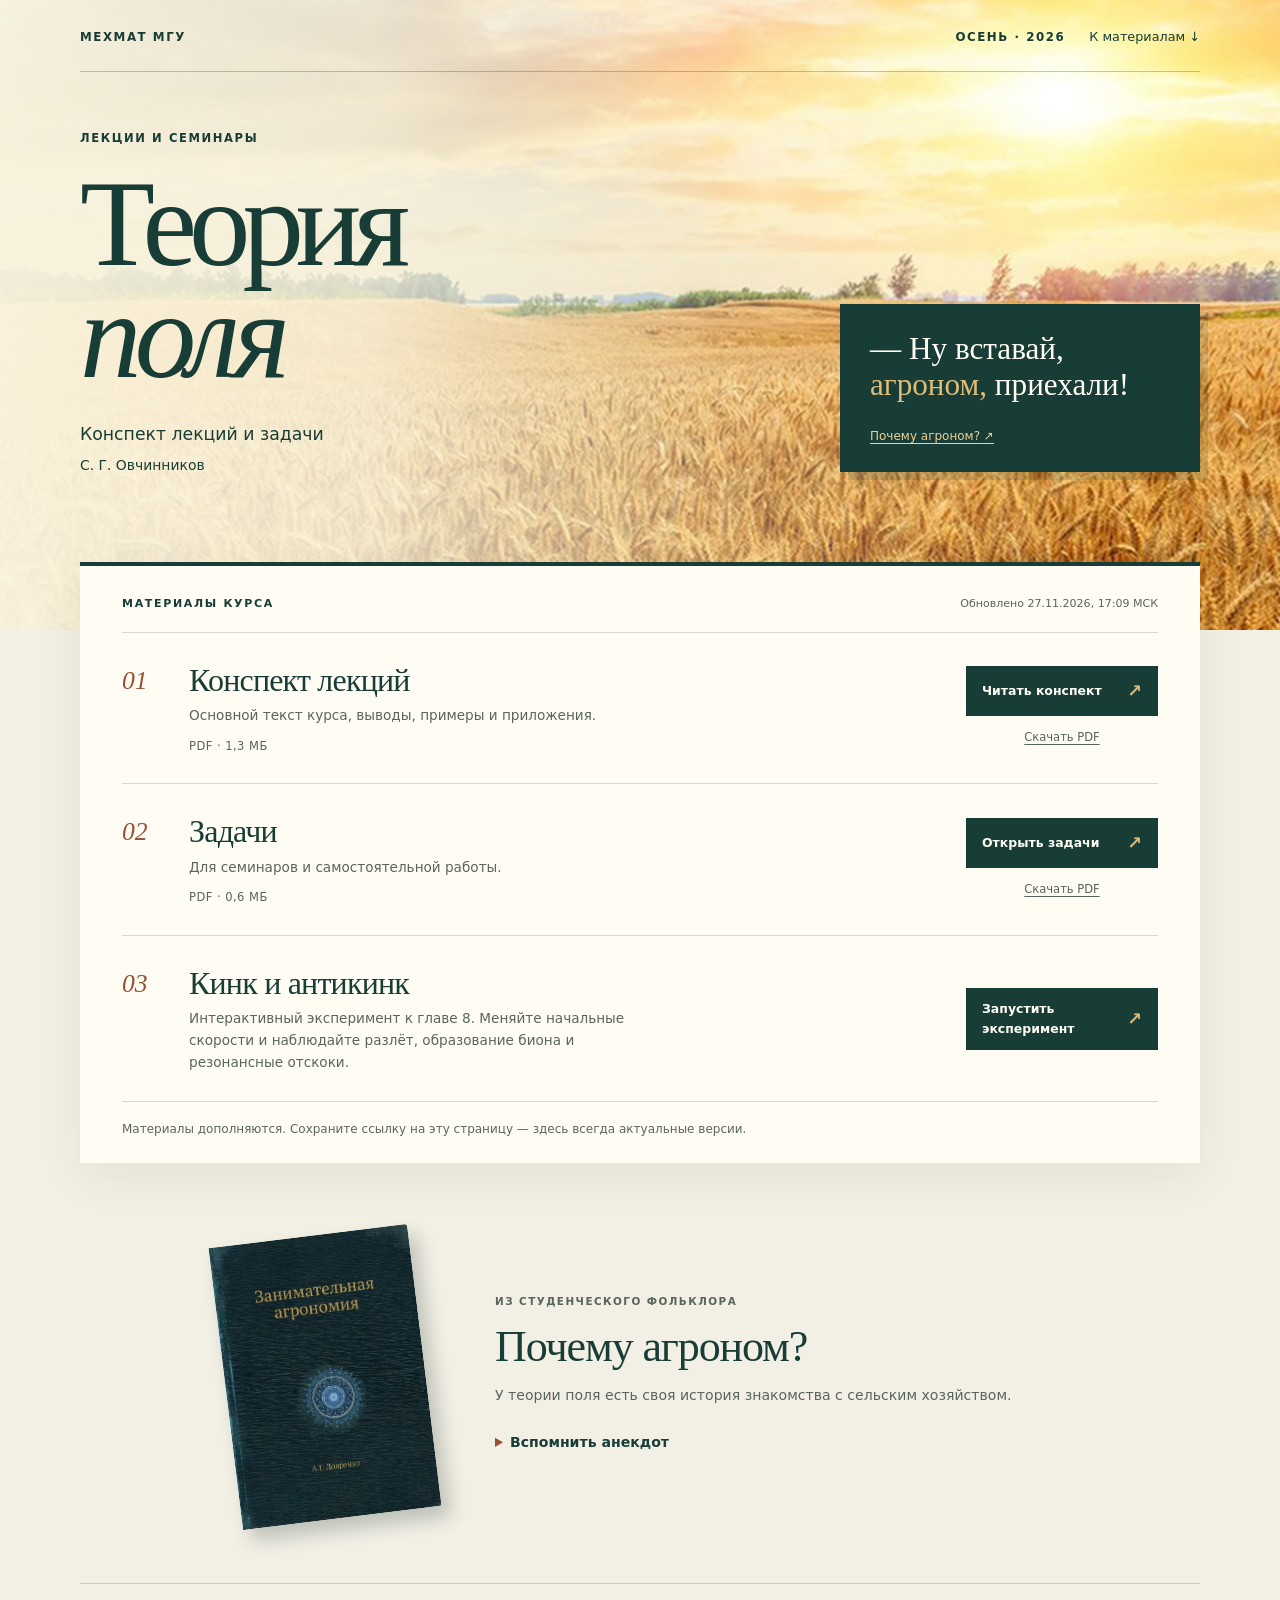
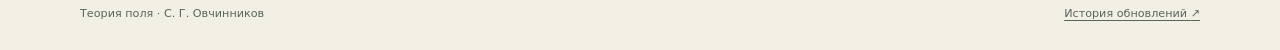
<file: index.html>
<!doctype html>
<html lang="ru">
<head>
  <meta charset="utf-8">
  <meta name="viewport" content="width=device-width, initial-scale=1">
  <meta name="description" content="Теория поля: конспект лекций и задачи. Курс С. Г. Овчинникова, Мехмат МГУ, осень 2026.">
  <meta name="theme-color" content="#183d36">
  <title>Теория поля — конспект и задачи</title>
  <link rel="preload" as="image" href="field.png?v=e3444d7980ac">
  <style>
    :root {
      color-scheme: light;
      --ink: #183d36;
      --muted: #59665c;
      --paper: #f2efe5;
      --sheet: #fffcf4;
      --line: #d6d8c8;
      --gold: #dfbd78;
      --accent: #975130;
    }
    * { box-sizing: border-box; }
    html { scroll-behavior: smooth; scroll-padding-top: 24px; }
    body { margin: 0; background: var(--paper); color: var(--ink); font: 16px/1.6 system-ui, -apple-system, "Segoe UI", sans-serif; }
    a { color: inherit; text-underline-offset: .25em; }
    a:focus-visible, summary:focus-visible { outline: 3px solid var(--accent); outline-offset: 6px; }
    .wrap { width: min(1120px, calc(100% - 96px)); margin-inline: auto; }
    .skip-link { position: absolute; z-index: 5; top: 12px; left: 12px; padding: 10px 18px; background: var(--sheet); transform: translateY(-160%); }
    .skip-link:focus { transform: none; }
    .hero {
      position: relative;
      min-height: 630px;
      padding-bottom: 116px;
      isolation: isolate;
      background: #e8c880 url("field.png?v=e3444d7980ac") center 52% / cover no-repeat;
    }
    .hero::before {
      position: absolute;
      inset: 0;
      z-index: -1;
      content: "";
      background: linear-gradient(90deg, rgba(250, 244, 223, .96) 0%, rgba(250, 244, 223, .84) 29%, rgba(250, 244, 223, .26) 58%, rgba(250, 244, 223, 0) 85%);
    }
    .masthead { display: flex; align-items: center; justify-content: space-between; gap: 24px; padding-block: 27px 24px; border-bottom: 1px solid rgba(24, 61, 54, .28); }
    .masthead p { margin: 0; font-size: .74rem; font-weight: 650; letter-spacing: .13em; text-transform: uppercase; }
    .masthead a { font-size: .8rem; text-decoration: none; }
    .masthead a:hover { text-decoration: underline; }
    .term { margin-left: auto !important; }
    .hero-content { display: grid; grid-template-columns: 1fr 360px; align-items: end; gap: 48px; padding-top: 57px; }
    .eyebrow { margin: 0 0 20px; font-size: .72rem; font-weight: 650; letter-spacing: .14em; text-transform: uppercase; }
    h1 { margin: 0; font: 400 clamp(5rem, 9.6vw, 8.6rem)/.91 Georgia, "Times New Roman", serif; letter-spacing: -.065em; }
    h1 em { display: block; font-weight: 400; letter-spacing: -.055em; }
    .subtitle { margin: 29px 0 6px; font-size: 1.08rem; }
    .author { margin: 0; font-size: .87rem; }
    .hero-quote { margin: 0 0 4px; padding: 27px 30px 25px; background: var(--ink); color: var(--sheet); box-shadow: 8px 8px 0 rgba(24, 61, 54, .15); }
    .hero-quote blockquote { margin: 0 0 18px; font: 400 1.95rem/1.17 Georgia, "Times New Roman", serif; }
    .hero-quote blockquote span { color: var(--gold); }
    .story-link { display: inline-block; color: #edcf94; font-size: .75rem; text-decoration-thickness: 1px; }
    .hero-quote a:focus-visible { outline-color: var(--gold); }
    main { position: relative; z-index: 1; }
    .materials { margin-top: -68px; padding: 29px 42px 23px; background: var(--sheet); border-top: 4px solid var(--ink); box-shadow: 0 14px 42px rgba(60, 52, 25, .07); }
    .section-heading { display: flex; justify-content: space-between; align-items: baseline; gap: 12px 24px; padding-bottom: 19px; border-bottom: 1px solid var(--line); }
    .section-heading h2 { margin: 0; font-size: .69rem; font-weight: 700; letter-spacing: .15em; text-transform: uppercase; }
    .updated { margin: 0; color: var(--muted); font-size: .69rem; }
    .material { display: grid; grid-template-columns: 45px 1fr 192px; align-items: center; gap: 22px; padding: 28px 0; border-bottom: 1px solid var(--line); }
    .number { align-self: start; margin: 5px 0 0; color: var(--accent); font: italic 1.6rem/1.2 Georgia, "Times New Roman", serif; }
    .material h3 { margin: 0 0 6px; font: 400 2rem/1.2 Georgia, "Times New Roman", serif; letter-spacing: -.025em; }
    .description { margin: 0; max-width: 440px; color: var(--muted); font-size: .85rem; }
    .file-info { margin: 10px 0 0; color: var(--muted); font-size: .72rem; letter-spacing: .04em; }
    .actions { display: flex; flex-direction: column; align-items: stretch; gap: 9px; }
    .open { display: flex; align-items: center; justify-content: space-between; gap: 12px; min-height: 47px; padding: 11px 16px; background: var(--ink); color: var(--sheet); font-size: .78rem; font-weight: 600; text-decoration: none; transition: background .15s ease; }
    .open:hover { background: #2f5947; }
    .open span { color: var(--gold); font-size: 1.1rem; }
    .download { align-self: center; padding: 3px 6px; color: var(--muted); font-size: .72rem; }
    .hint { margin: 18px 0 0; color: var(--muted); font-size: .75rem; }
    .folklore { display: grid; grid-template-columns: 200px 1fr; gap: 70px; max-width: 870px; margin: 72px auto 64px; align-items: center; padding-inline: 20px; }
    .book { margin: 0; transform: rotate(-7deg); }
    .book img { display: block; width: 100%; height: auto; box-shadow: 8px 12px 18px rgba(20, 48, 40, .23); border-radius: 1px 3px 3px 1px; }
    .folklore .eyebrow { margin-bottom: 12px; color: var(--muted); font-size: .65rem; }
    .folklore h2 { margin: 0 0 13px; font: 400 clamp(2rem, 4vw, 2.75rem)/1.12 Georgia, "Times New Roman", serif; letter-spacing: -.025em; }
    .aside-text { margin: 0 0 17px; color: var(--muted); font-size: .88rem; }
    details { font-size: .88rem; }
    summary { width: fit-content; cursor: pointer; padding-block: 7px; color: var(--ink); font-weight: 600; }
    summary:hover { color: var(--accent); }
    summary::marker { color: var(--accent); }
    .anecdote { margin-top: 13px; padding-left: 19px; border-left: 2px solid #b39c69; }
    .anecdote p { margin: 0 0 12px; }
    .anecdote blockquote { margin: 0; font: italic 1.3rem/1.4 Georgia, "Times New Roman", serif; }
    footer { display: flex; justify-content: space-between; gap: 16px; padding: 21px 0 28px; border-top: 1px solid #c7cdbd; color: var(--muted); font-size: .7rem; }
    @media (min-width: 1500px) {
      .hero { background-position: center 58%; }
    }
    @media (max-width: 900px) {
      .wrap { width: calc(100% - 56px); }
      .hero { min-height: 580px; }
      .hero-content { grid-template-columns: 1fr 285px; gap: 25px; padding-top: 64px; }
      .hero-quote { padding: 24px; }
      .hero-quote blockquote { font-size: 1.7rem; }
      .materials { padding-inline: 28px; }
      .material { grid-template-columns: 34px 1fr 172px; gap: 16px; }
      .material h3 { font-size: 1.7rem; }
      .folklore { grid-template-columns: 155px 1fr; gap: 45px; }
    }
    @media (max-width: 640px) {
      html { scroll-padding-top: 16px; }
      .wrap { width: calc(100% - 36px); }
      .hero { min-height: auto; padding-bottom: 86px; background-position: 57% center; }
      .hero::before { background: linear-gradient(90deg, rgba(250, 244, 223, .94), rgba(250, 244, 223, .42) 85%); }
      .masthead { gap: 12px; padding-block: 20px 17px; }
      .masthead p { font-size: .6rem; letter-spacing: .08em; }
      .masthead a { font-size: .65rem; }
      .hero-content { display: block; padding-top: 38px; }
      .eyebrow { margin-bottom: 16px; font-size: .62rem; }
      h1 { font-size: clamp(5.1rem, 20vw, 7.5rem); }
      .subtitle { margin-top: 24px; font-size: .95rem; }
      .author { font-size: .8rem; }
      .hero-quote { width: min(100%, 340px); margin: 31px 0 0 auto; padding: 21px 24px; }
      .hero-quote blockquote { margin-bottom: 13px; font-size: 1.65rem; }
      .story-link { font-size: .69rem; }
      .materials { margin-top: -43px; padding: 21px 22px 20px; }
      .section-heading { display: block; padding-bottom: 17px; }
      .section-heading h2 { font-size: .65rem; }
      .updated { margin-top: 7px; font-size: .63rem; }
      .material { grid-template-columns: 28px minmax(0, 1fr); gap: 0 12px; padding: 23px 0; align-items: start; }
      .number { margin-top: 3px; font-size: 1.3rem; }
      .material h3 { font-size: 1.7rem; }
      .description { font-size: .79rem; }
      .actions { grid-column: 2; flex-direction: row; flex-wrap: wrap; align-items: center; gap: 8px 12px; margin-top: 17px; }
      .open { flex-grow: 1; min-height: 46px; font-size: .73rem; }
      .download { padding: 8px 0; font-size: .68rem; }
      .hint { font-size: .69rem; }
      .folklore { grid-template-columns: 91px minmax(0, 1fr); align-items: start; gap: 24px; margin-block: 48px 43px; padding-inline: 5px; }
      .book { margin-top: 6px; transform: rotate(-5deg); }
      .folklore .eyebrow { font-size: .56rem; letter-spacing: .09em; }
      .folklore h2 { font-size: 1.9rem; }
      .aside-text, details { font-size: .8rem; }
      .anecdote { padding-left: 12px; }
      .anecdote blockquote { font-size: 1.12rem; }
      footer { font-size: .63rem; }
    }
    @media (prefers-reduced-motion: reduce) {
      html { scroll-behavior: auto; }
      .open { transition: none; }
    }
    @media print {
      body, .hero, .materials { background: white; }
      .hero { min-height: auto; padding-bottom: 40px; }
      .hero::before, .hero-quote, .book, .download, .masthead a { display: none; }
      .hero-content { display: block; padding-top: 30px; }
      h1 { font-size: 4rem; }
      h1 em { display: inline; }
      .materials { margin-top: 0; box-shadow: none; }
      .open { color: var(--ink); background: white; border: 1px solid var(--line); }
      .folklore { display: block; margin-block: 32px; }
    }
  </style>
</head>
<body>
  <a class="skip-link" href="#materials">К материалам курса</a>
  <header class="hero">
    <div class="wrap">
      <nav class="masthead" aria-label="Навигация по странице">
        <p>Мехмат МГУ</p>
        <p class="term">Осень · 2026</p>
        <a href="#materials">К материалам <span aria-hidden="true">↓</span></a>
      </nav>
      <div class="hero-content">
        <div>
          <p class="eyebrow">Лекции и семинары</p>
          <h1>Теория <em>поля</em></h1>
          <p class="subtitle">Конспект лекций и задачи</p>
          <p class="author">С. Г. Овчинников</p>
        </div>
        <aside class="hero-quote" aria-label="Из студенческого фольклора">
          <blockquote>— Ну вставай,<br><span>агроном,</span> приехали!</blockquote>
          <a class="story-link" href="#anecdote">Почему агроном? <span aria-hidden="true">↗</span></a>
        </aside>
      </div>
    </div>
  </header>
  <main class="wrap">
    <section class="materials" id="materials" aria-labelledby="materials-title">
      <div class="section-heading">
        <h2 id="materials-title">Материалы курса</h2>
        <p class="updated">Обновлено <time datetime="2026-11-27T14:09:45.3088197Z">27.11.2026, 17:09 МСК</time></p>
      </div>
      <article class="material">
        <p class="number" aria-hidden="true">01</p>
        <div>
          <h3>Конспект лекций</h3>
          <p class="description">Основной текст курса, выводы, примеры и приложения.</p>
          <p class="file-info">PDF · 1,3 МБ</p>
        </div>
        <div class="actions">
          <a class="open" href="lectures.pdf?v=8ea52dedf0f1" aria-label="Открыть конспект лекций в PDF">Читать конспект <span aria-hidden="true">↗</span></a>
          <a class="download" href="lectures.pdf?v=8ea52dedf0f1" download="field-theory-lectures.pdf" aria-label="Скачать конспект лекций в PDF">Скачать PDF</a>
        </div>
      </article>
      <article class="material">
        <p class="number" aria-hidden="true">02</p>
        <div>
          <h3>Задачи</h3>
          <p class="description">Для семинаров и самостоятельной работы.</p>
          <p class="file-info">PDF · 0,6 МБ</p>
        </div>
        <div class="actions">
          <a class="open" href="problems.pdf?v=8987f9550c09" aria-label="Открыть задачи в PDF">Открыть задачи <span aria-hidden="true">↗</span></a>
          <a class="download" href="problems.pdf?v=8987f9550c09" download="field-theory-problems.pdf" aria-label="Скачать задачи в PDF">Скачать PDF</a>
        </div>
      </article>
      <article class="material">
        <p class="number" aria-hidden="true">03</p>
        <div>
          <h3>Кинк и антикинк</h3>
          <p class="description">Интерактивный эксперимент к главе 8. Меняйте начальные скорости и наблюдайте разлёт, образование биона и резонансные отскоки.</p>
        </div>
        <div class="actions"><a class="open" href="kink-antikink/">Запустить эксперимент <span aria-hidden="true">↗</span></a></div>
      </article>
      <p class="hint">Материалы дополняются. Сохраните ссылку на эту страницу — здесь всегда актуальные версии.</p>
    </section>
    <section class="folklore" aria-labelledby="folklore-title">
      <figure class="book">
        <img src="agronomy.png?v=f9b82989e138" width="839" height="1191" loading="lazy" decoding="async" alt="Обложка книги А. Г. Дояренко «Занимательная агрономия»">
      </figure>
      <div>
        <p class="eyebrow">Из студенческого фольклора</p>
        <h2 id="folklore-title">Почему агроном?</h2>
        <p class="aside-text">У теории поля есть своя история знакомства с сельским хозяйством.</p>
        <details id="anecdote">
          <summary>Вспомнить анекдот</summary>
          <div class="anecdote">
            <p>На конечной станции кондуктор осматривает вагоны и в одном видит на лавочке заснувшего студента, а рядом лежит книжка Ландау «Теория поля».</p>
            <p>Кондуктор будит студента:</p>
            <blockquote>— Ну вставай, агроном, приехали!</blockquote>
          </div>
        </details>
      </div>
    </section>
  </main>
  <footer class="wrap">
    <span>Теория поля · С. Г. Овчинников</span>
    <a href="https://github.com/ovserger7-byte/field-theory-course/commits/main/">История обновлений <span aria-hidden="true">↗</span></a>
  </footer>
  <script>
    const anecdote = document.getElementById('anecdote');
    function revealAnecdote() {
      if (location.hash === '#anecdote') anecdote.open = true;
    }
    document.querySelector('.story-link').addEventListener('click', () => {
      anecdote.open = true;
    });
    window.addEventListener('hashchange', revealAnecdote);
    revealAnecdote();
  </script>
</body>
</html>
</file>
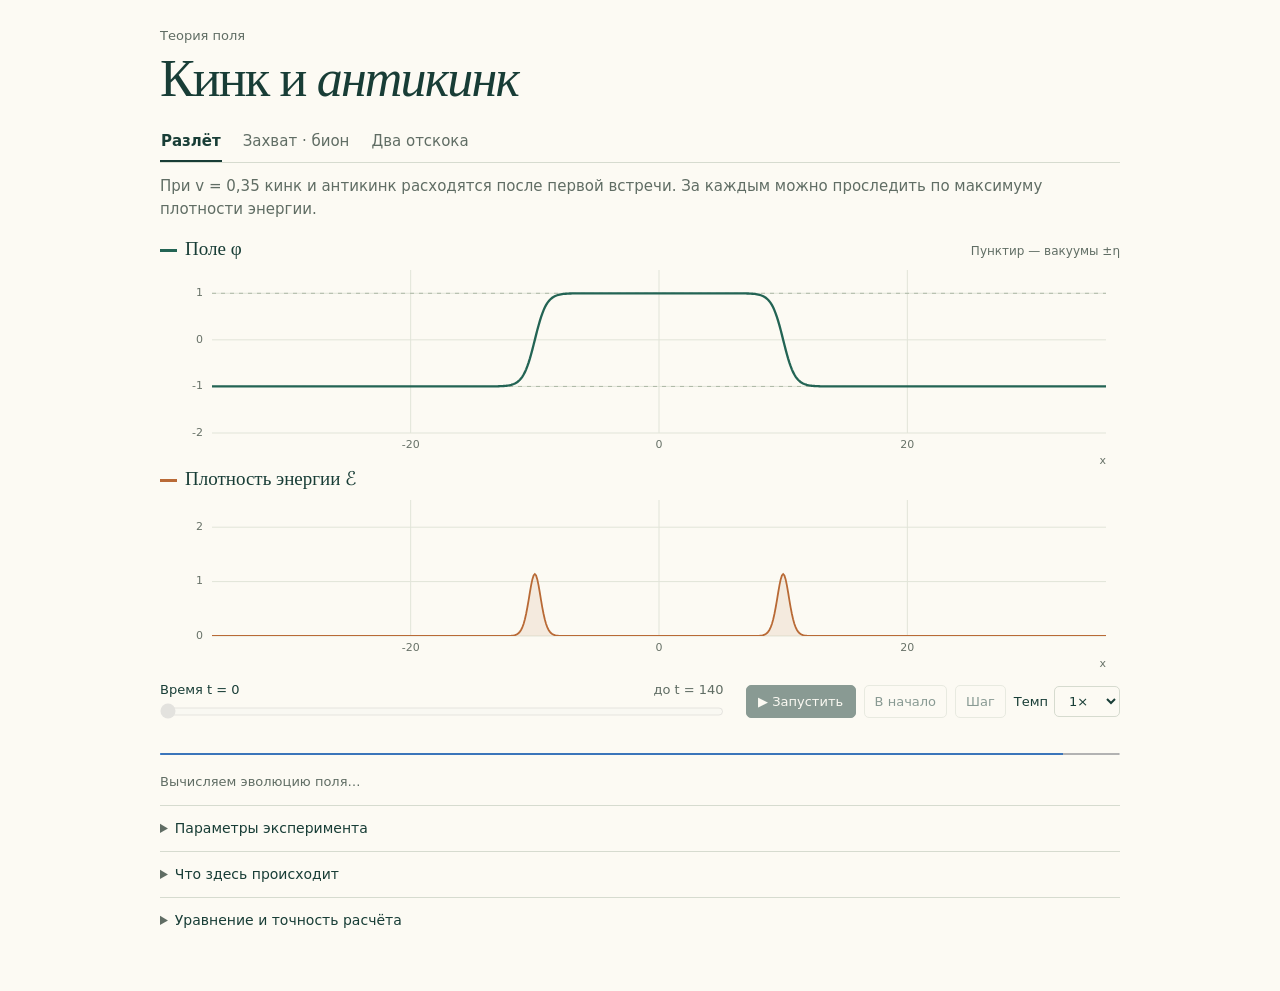
<file: kink-antikink/index.html>
<!doctype html>
<html lang="ru">
<head>
  <meta charset="utf-8">
  <meta name="viewport" content="width=device-width, initial-scale=1">
  <meta name="theme-color" content="#183d36">
  <meta name="description" content="Численный эксперимент: столкновение кинка и антикинка в классической φ⁴-теории.">
  <title>Кинк и антикинк · Теория поля</title>
  <link rel="stylesheet" href="style.css">
  <script src="solver.js" defer></script>
  <script src="app.js" defer></script>
</head>
<body>
  <a class="skip-link" href="#experiment">К эксперименту</a>
  <div class="wrap">
    <header>
      <p class="course">Теория поля</p>
      <h1>Кинк и <em>антикинк</em></h1>
    </header>
    <main id="experiment">
      <nav class="scenarios" aria-label="Сценарий столкновения">
        <button data-preset="escape" aria-pressed="true">Разлёт</button>
        <button data-preset="capture" aria-pressed="false">Захват · бион</button>
        <button data-preset="resonance" aria-pressed="false">Два отскока</button>
      </nav>
      <section class="visual" aria-label="Эволюция поля">

        <p class="scenario-note" id="scenario-note">После столкновения кинк и антикинк расходятся, оставляя волны излучения.</p>
        <figure class="plot"><figcaption><span><i class="swatch field-swatch"></i>Поле <b id="field-label">φ</b></span><span class="plot-hint">Пунктир — вакуумы ±η</span></figcaption><canvas id="field-plot" role="img" aria-label="Профиль поля как функция пространственной координаты">График поля φ(t,x).</canvas></figure>
        <figure class="plot energy-plot"><figcaption><span><i class="swatch energy-swatch"></i>Плотность энергии <b id="density-label">ℰ</b></span></figcaption><canvas id="energy-plot" role="img" aria-label="Плотность энергии как функция пространственной координаты">График плотности энергии.</canvas></figure>

        <div id="bion-energy" hidden>
          <span>В области |x| ≤ 15ℓ<sub>K</sub> осталось <b id="bion-percent">—</b> начальной энергии пары</span>
          <div class="energy-track" aria-hidden="true"><div id="bion-bar"></div></div>
        </div>
        <div class="playback">
          <div class="timeline-label"><label for="timeline">Время <output id="time-label">t = 0,00</output></label><span id="duration-label">до t = 140</span></div>
          <input id="timeline" type="range" min="0" max="140" step="0.05" value="0" aria-label="Время эволюции" disabled>
          <div class="transport"><button class="primary" id="play" disabled>▶ Запустить</button><button id="restart" aria-label="Вернуться к началу" disabled>В начало</button><button id="step" disabled>Шаг</button><label class="speed-choice">Темп <select id="speed"><option value="0.25">¼×</option><option value="0.5">½×</option><option value="1" selected>1×</option><option value="2">2×</option><option value="4">4×</option></select></label></div>
        </div>

        <div class="calculation-status"><progress id="progress" max="1" value="0" aria-label="Прогресс расчёта"></progress><p id="status" role="status" aria-live="polite">Подготовка расчёта…</p></div>
      </section>

      <details class="parameters"><summary>Параметры эксперимента</summary>
        <form id="parameters-form" novalidate>
          <fieldset><legend>Теория</legend><label class="unit-choice">Величины <select id="units"><option value="physical">φ, x, t</option><option value="normalized">φ/η, x/ℓK, t/ℓK</option></select></label>
            <div class="parameter"><label for="eta-number">Вакуумы <span>±η</span></label><input id="eta-number" type="number" min="0.25" max="3" step="any" value="1" aria-label="Параметр η"><input id="eta-range" type="range" min="0.25" max="3" step="0.05" value="1" aria-label="Регулятор η" data-key="eta"></div>
            <div class="parameter"><label for="lambda-number">Коэффициент <span>λ</span></label><input id="lambda-number" type="number" min="0.125" max="4" step="any" value="0.5" aria-label="Параметр λ"><input id="lambda-range" type="range" min="0.125" max="4" step="0.025" value="0.5" aria-label="Регулятор λ" data-key="lambda"></div>
            <p class="scale-note">Ширина кинка <span>ℓ<sub>K</sub> = 1/(η√(2λ)) = <b id="width-value">1</b></span></p>
          </fieldset>
          <fieldset><legend>Начальные условия</legend>
            <label class="symmetry"><input id="symmetric" type="checkbox" checked><span>Симметричное столкновение</span></label>
            <p class="parameter-help">Координаты — в единицах ℓ<sub>K</sub>.<br>Скорости — доли скорости света.</p>
            <div class="parameter"><label for="xK-number">Центр кинка <span>x<sub>K</sub>/ℓ<sub>K</sub></span></label><input id="xK-number" type="number" min="-30" max="30" step="any" value="-10" aria-label="Начальная координата кинка"><input id="xK-range" type="range" min="-30" max="30" step="0.5" value="-10" aria-label="Регулятор координаты кинка" data-key="xK"></div>
            <div class="parameter"><label for="xA-number">Центр антикинка <span>x<sub>K̄</sub>/ℓ<sub>K</sub></span></label><input id="xA-number" type="number" min="-30" max="30" step="any" value="10" aria-label="Начальная координата антикинка" disabled><input id="xA-range" type="range" min="-30" max="30" step="0.5" value="10" aria-label="Регулятор координаты антикинка" data-key="xA" disabled></div>
            <div class="parameter"><label for="vK-number">Скорость кинка <span>v<sub>K</sub></span></label><input id="vK-number" type="number" min="-0.8" max="0.8" step="any" value="0.35" aria-label="Начальная скорость кинка"><input id="vK-range" type="range" min="-0.8" max="0.8" step="0.0001" value="0.35" aria-label="Регулятор скорости кинка" data-key="vK"></div>
            <div class="parameter"><label for="vA-number">Скорость антикинка <span>v<sub>K̄</sub></span></label><input id="vA-number" type="number" min="-0.8" max="0.8" step="any" value="-0.35" aria-label="Начальная скорость антикинка" disabled><input id="vA-range" type="range" min="-0.8" max="0.8" step="0.0001" value="-0.35" aria-label="Регулятор скорости антикинка" data-key="vA" disabled></div>
          </fieldset>
          <p id="form-error" role="alert" hidden></p>
          <button class="primary apply" type="submit" id="apply">Применить и рассчитать</button>
          <p id="pending" class="pending">Параметры соответствуют графикам.</p>
        </form>
      </details>
    </main>

    <section class="explanation" aria-label="О модели и расчёте">
      <details><summary>Что здесь происходит</summary><div class="explanation-grid"><div><h3>Поле образует частицы</h3><p>Кинк соединяет вакуумы −η и +η, антикинк — +η и −η. Энергия каждого перехода сосредоточена в небольшой области. У пары суммарный топологический заряд Q = 0, поэтому топология допускает её исчезновение с переходом энергии в излучение.</p></div><div><h3>Захват и резонансные окна</h3><p>При встречных скоростях выше v ≈ 0,26 пара разлетается после первой встречи. Ниже этого порога интервалы захвата чередуются с окнами разлёта после нескольких встреч. При столкновении энергия может переходить из поступательного движения во внутренние колебания. Если ко второму столкновению фаза подходит, часть энергии возвращается и пара расходится. Поэтому меньшая скорость иногда приводит к разлёту, а большая — к захвату.</p></div><div><h3>Два параметра, одна динамика</h3><p>В переменных u = φ/η, ξ = x/ℓ<sub>K</sub> и τ = t/ℓ<sub>K</sub> уравнение имеет вид u<sub>ττ</sub> − u<sub>ξξ</sub> + 2u(u² − 1) = 0. При одинаковых безразмерных начальных условиях η и λ меняют масштабы, сохраняя картину столкновения.</p></div></div></details>
      <details><summary>Уравнение и точность расчёта</summary><div class="diagnostics"><span>Энергия <b id="total-energy">—</b></span><span>|ΔE|/E<sub>нач</sub> <b id="energy-error">—</b></span><span>Заряд <b>Q = 0</b></span></div><p>V(φ) = λ(φ² − η²)², φ<sub>tt</sub> − φ<sub>xx</sub> + 4λφ(φ² − η²) = 0.</p><p><span >ℰ = ½φ<sub>t</sub>² + ½φ<sub>x</sub>² + V(φ)</span></p><div class="method"><p>Начальное поле — сумма лоренцево сокращённых профилей кинка и антикинка с вычитанием η. Начальная производная по времени задаёт выбранные скорости. Эта сумма служит приближением для хорошо разнесённых объектов; далее решается полное нелинейное уравнение.</p><p>Сценарий захвата длится до τ = 300, остальные — до τ = 140. Пространственный шаг Δξ = 0,05, шаг времени Δτ = 0,01; разностная схема четвёртого порядка по пространству и схема Верле по времени. Края расчётной области удалены дальше, чем свет проходит за всё время эксперимента. Поглощение и искусственное трение не добавлены.</p><p>Энергия E вычисляется по всей расчётной области, включая волны вне видимого окна. Показатель |ΔE|/E<sub>нач</sub> отслеживает ошибку сохранения дискретной энергии. Графики сохраняются каждые 0,2 единицы τ; промежуточные изображения интерполируются. В сценарии захвата цветом отмечен интервал |x| ≤ 15ℓ<sub>K</sub>. Доля энергии равна интегралу плотности по этому интервалу, делённому на начальную энергию всего поля.</p><p>Три готовых сценария задают η = 1, λ = 1/2 и центры ±10ℓ<sub>K</sub>. Сценарии и резонансные окна описаны в работе <a href="https://roygoodman.net/publication/gh-siads-05/gh-siads-05.pdf" target="_blank" rel="noopener noreferrer">R. H. Goodman, R. Haberman (2005)</a>.</p></div></details>
    </section>

  </div>
</body>
</html>
</file>
<file: kink-antikink/style.css>
:root {
  color-scheme: light;
  --paper: #fcfaf3;
  --ink: #183d36;
  --muted: #606d64;
  --line: #d6dbcf;
  --energy: #b96a36;
}
* { box-sizing: border-box; }
body { margin: 0; background: var(--paper); color: var(--ink); font: 15px/1.5 system-ui, "Segoe UI", sans-serif; }
.wrap { width: min(960px, calc(100% - 44px)); margin: 0 auto 3rem; }
header { padding: 26px 0 14px; }
.course { margin: 0 0 4px; color: var(--muted); font-size: 13px; }
h1 { margin: 0; font: 400 clamp(34px, 5vw, 52px)/1.12 Georgia, serif; letter-spacing: -.035em; }
button, select, input { font: inherit; color: inherit; }
button, select, summary, input[type=range], input[type=checkbox] { cursor: pointer; }
button, select, input[type=number] { border: 1px solid var(--line); border-radius: 5px; background: transparent; padding: 6px 10px; }
button:hover:enabled, summary:hover { color: #266d56; }
button:disabled, input:disabled { opacity: .5; cursor: default; }
:focus-visible { outline: 2px solid #9b502e; outline-offset: 3px; }
.skip-link { position: absolute; top: -80px; padding: 8px; background: var(--paper); }
.skip-link:focus { top: 0; }
.scenarios { display: flex; gap: 20px; border-bottom: 1px solid var(--line); }
.scenarios button { padding: 8px 1px; border: 0; border-radius: 0; border-bottom: 2px solid transparent; color: var(--muted); }
.scenarios button[aria-pressed=true] { border-bottom-color: var(--ink); color: var(--ink); font-weight: 600; }
.scenario-note { margin: 12px 0 18px; color: var(--muted); }
.plot { margin: 0; }
.plot figcaption { display: flex; align-items: baseline; justify-content: space-between; gap: 8px; font: 19px Georgia, serif; }
.plot figcaption b { font-weight: normal; }
.plot-hint { color: var(--muted); font: 12px system-ui, sans-serif; }
.swatch { display: inline-block; width: 17px; height: 3px; margin-right: 8px; vertical-align: middle; }
.field-swatch { background: #236454; }
.energy-swatch { background: var(--energy); }
canvas { display: block; width: 100%; height: clamp(150px, 23vh, 235px); }
.energy-plot canvas { height: clamp(135px, 20vh, 200px); }
.playback { display: grid; grid-template-columns: minmax(0,1fr) auto; column-gap: 22px; align-items: center; padding: 10px 0 14px; }
.timeline-label { display: flex; gap: 10px; align-items: baseline; justify-content: space-between; font-size: 13px; }
output, .diagnostics { font-variant-numeric: tabular-nums; }
#duration-label { color: var(--muted); }
#timeline { grid-row: 2; }
input[type=range] { display: block; width: 100%; margin: 0; height: 23px; accent-color: var(--ink); }
.transport { grid-column: 2; grid-row: 1 / 3; display: flex; align-items: center; gap: 8px; font-size: 13px; }
.primary { background: var(--ink); color: var(--paper); border-color: var(--ink); }
.primary:hover:enabled { background: #275748; color: white; }
#play { min-width: 110px; }
.speed-choice, .unit-choice { display: flex; align-items: center; gap: 6px; font-size: 13px; }
.calculation-status p { color: var(--muted); font-size: 13px; }
.calculation-status p:empty { display: none; }
progress { width: 100%; height: 4px; }
details { border-top: 1px solid var(--line); }
summary { padding: 12px 0; font-size: 14px; }
summary::marker { color: var(--muted); }
#parameters-form { display: grid; grid-template-columns: repeat(2,minmax(0,1fr)); gap: 12px 40px; padding: 14px 0 20px; }
fieldset { min-width: 0; margin: 0; padding: 0; border: 0; }
legend { margin: 0 0 12px; font: 19px Georgia, serif; }
.unit-choice { margin-bottom: 16px; }
.parameter { display: grid; grid-template-columns: 1fr 84px; gap: 4px 10px; align-items: center; margin: 10px 0; }
.parameter input[type=range] { grid-column: 1 / -1; }
.parameter input[type=number] { width: 100%; text-align: right; }
.symmetry { display: flex; align-items: center; gap: 8px; }
input[type=checkbox] { accent-color: var(--ink); }
.parameter-help, .scale-note, .pending { margin: 8px 0; font-size: 13px; color: var(--muted); }
.apply { justify-self: start; }
.pending:not(.changed) { display: none; }
#form-error { grid-column: 1 / -1; margin: 0; color: #a32b28; }
.explanation p { max-width: 76ch; }
.explanation h3 { font: 20px Georgia, serif; margin-bottom: 0; }
.diagnostics { display: flex; flex-wrap: wrap; gap: 8px 20px; }
a { color: var(--ink); text-underline-offset: 3px; }
@media (max-width: 700px) {
  .wrap { width: calc(100% - 28px); }
  header { padding-top: 16px; }
  .playback { display: block; }
  .transport { flex-wrap: wrap; margin-top: 6px; }
  #parameters-form { grid-template-columns: minmax(0,1fr); }
}
@media (pointer: coarse) {
  button, select, summary { min-height: 44px; }
  input[type=range] { height: 32px; }
}

#bion-energy {
  margin: 0 0 10px;
  color: var(--muted);
  font-size: 13px;
}
#bion-percent { color: var(--ink); font-variant-numeric: tabular-nums; }
.energy-track { height: 4px; margin-top: 6px; background: var(--line); }
#bion-bar { height: 100%; background: var(--energy); }
</file>
